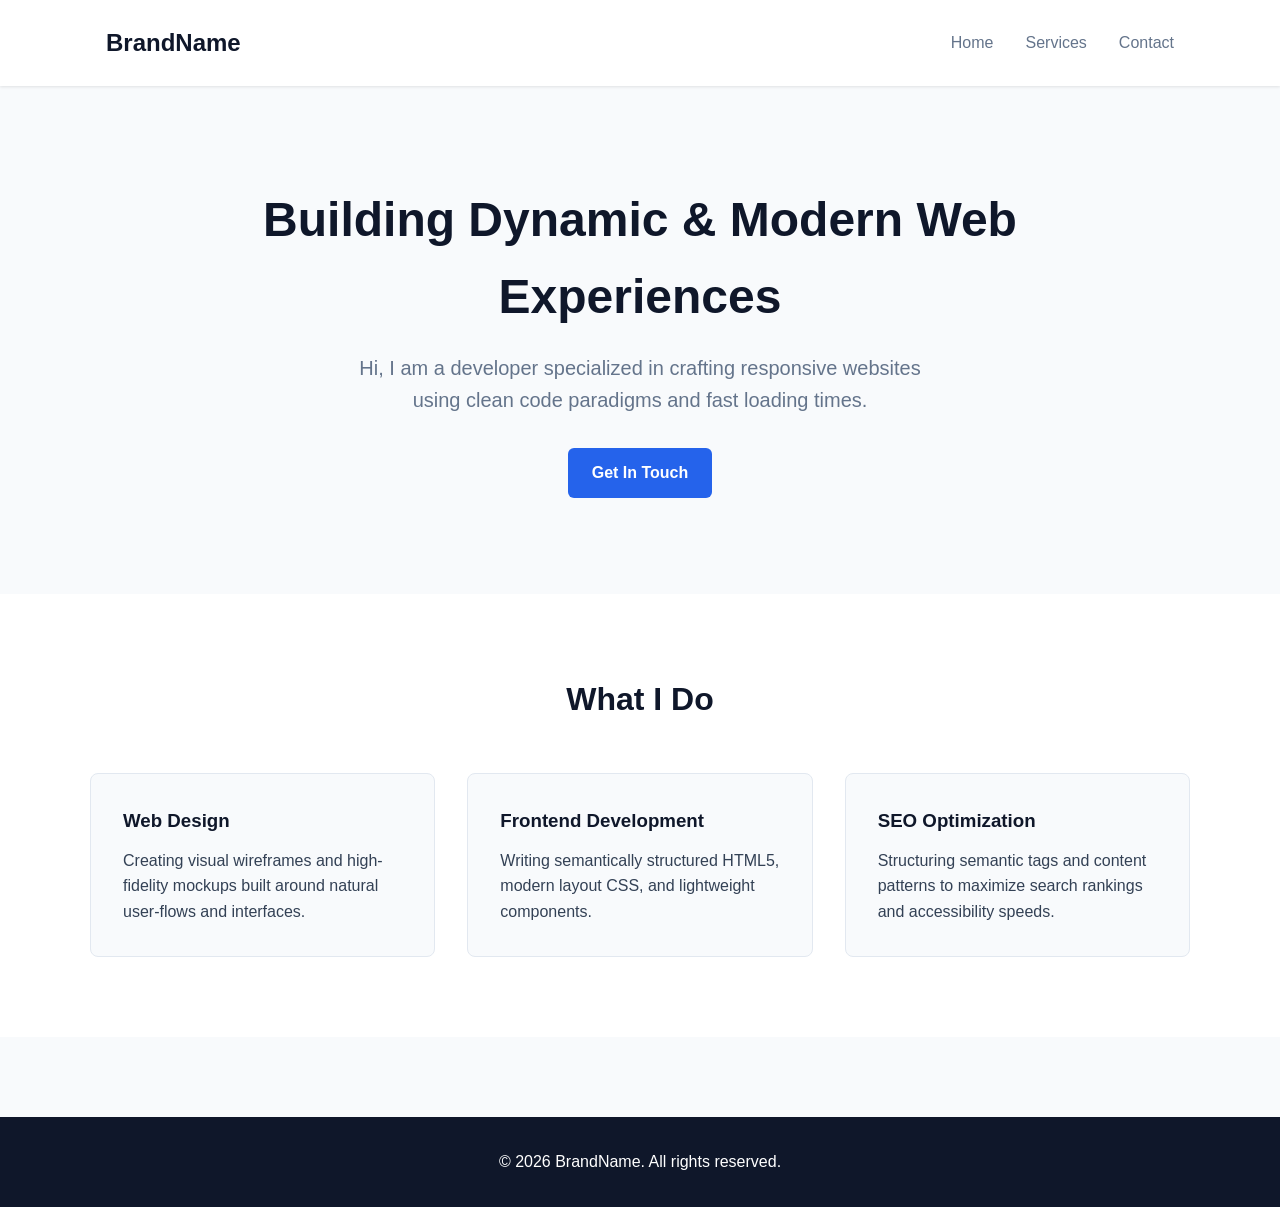
<file: lear_git/index.html>
<!DOCTYPE html>
<html lang="en">
<head>
    <meta charset="UTF-8">
    <meta name="viewport" content="width=device-width, initial-scale=1.0">
    <title>Modern Personal Website</title>
    <style>
        /* Modern CSS Reset & Variable Definitions */
        * {
            margin: 0;
            padding: 0;
            box-sizing: border-box;
            font-family: 'Segoe UI', Tahoma, Geneva, Verdana, sans-serif;
        }

        :root {
            --primary: #2563eb;
            --dark: #0f172a;
            --light: #f8fafc;
            --text: #334155;
            --text-light: #64748b;
        }

        body {
            background-color: var(--light);
            color: var(--text);
            line-height: 1.6;
        }

        /* Navigation Header */
        header {
            background-color: white;
            box-shadow: 0 1px 3px rgba(0,0,0,0.1);
            position: sticky;
            top: 0;
            z-index: 100;
        }

        .nav-container {
            max-width: 1100px;
            margin: 0 auto;
            padding: 1.5rem 1rem;
            display: flex;
            justify-content: space-between;
            align-items: center;
        }

        .logo {
            font-size: 1.5rem;
            font-weight: 700;
            color: var(--dark);
            text-decoration: none;
        }

        .nav-links {
            display: flex;
            list-style: none;
            gap: 2rem;
        }

        .nav-links a {
            text-decoration: none;
            color: var(--text-light);
            font-weight: 500;
            transition: color 0.3s;
        }

        .nav-links a:hover {
            color: var(--primary);
        }

        /* Hero Showcase Section */
        .hero {
            max-width: 1100px;
            margin: 0 auto;
            padding: 6rem 1rem;
            display: flex;
            flex-direction: column;
            align-items: center;
            text-align: center;
        }

        .hero h1 {
            font-size: 3rem;
            color: var(--dark);
            margin-bottom: 1rem;
            max-width: 800px;
        }

        .hero p {
            font-size: 1.25rem;
            color: var(--text-light);
            margin-bottom: 2rem;
            max-width: 600px;
        }

        .cta-btn {
            background-color: var(--primary);
            color: white;
            padding: 0.75rem 1.5rem;
            border-radius: 0.375rem;
            text-decoration: none;
            font-weight: 600;
            transition: opacity 0.3s;
        }

        .cta-btn:hover {
            opacity: 0.9;
        }

        /* Responsive Feature / Project Grid */
        .services {
            background-color: white;
            padding: 5rem 1rem;
        }

        .section-title {
            text-align: center;
            font-size: 2rem;
            color: var(--dark);
            margin-bottom: 3rem;
        }

        .grid-container {
            max-width: 1100px;
            margin: 0 auto;
            display: grid;
            grid-template-columns: repeat(auto-fit, minmax(300px, 1fr));
            gap: 2rem;
        }

        .card {
            padding: 2rem;
            background-color: var(--light);
            border-radius: 0.5rem;
            border: 1px solid #e2e8f0;
        }

        .card h3 {
            margin-bottom: 0.75rem;
            color: var(--dark);
        }

        /* Footer */
        footer {
            background-color: var(--dark);
            color: white;
            text-align: center;
            padding: 2rem 1rem;
            margin-top: 5rem;
        }

        /* Mobile Layout Optimizations */
        @media (max-width: 768px) {
            .hero h1 { font-size: 2.25rem; }
            .nav-links { display: none; } /* Standard basic collapse */
        }
    </style>
</head>
<body>

    <!-- Header Navigation -->
    <header>
        <nav class="nav-container">
            <a href="#" class="logo">BrandName</a>
            <ul class="nav-links">
                <li><a href="#home">Home</a></li>
                <li><a href="#services">Services</a></li>
                <li><a href="#contact">Contact</a></li>
            </ul>
        </nav>
    </header>

    <!-- Main Hero Presentation -->
    <section id="home" class="hero">
        <h1>Building Dynamic & Modern Web Experiences</h1>
        <p>Hi, I am a developer specialized in crafting responsive websites using clean code paradigms and fast loading times.</p>
        <a href="#contact" class="cta-btn">Get In Touch</a>
    </section>

    <!-- Project Features Grid Section -->
    <section id="services" class="services">
        <h2 class="section-title">What I Do</h2>
        <div class="grid-container">
            <div class="card">
                <h3>Web Design</h3>
                <p>Creating visual wireframes and high-fidelity mockups built around natural user-flows and interfaces.</p>
            </div>
            <div class="card">
                <h3>Frontend Development</h3>
                <p>Writing semantically structured HTML5, modern layout CSS, and lightweight components.</p>
            </div>
            <div class="card">
                <h3>SEO Optimization</h3>
                <p>Structuring semantic tags and content patterns to maximize search rankings and accessibility speeds.</p>
            </div>
        </div>
    </section>

    <!-- Footer Copyright -->
    <footer>
        <p>&copy; 2026 BrandName. All rights reserved.</p>
    </footer>

</body>
</html>
</file>
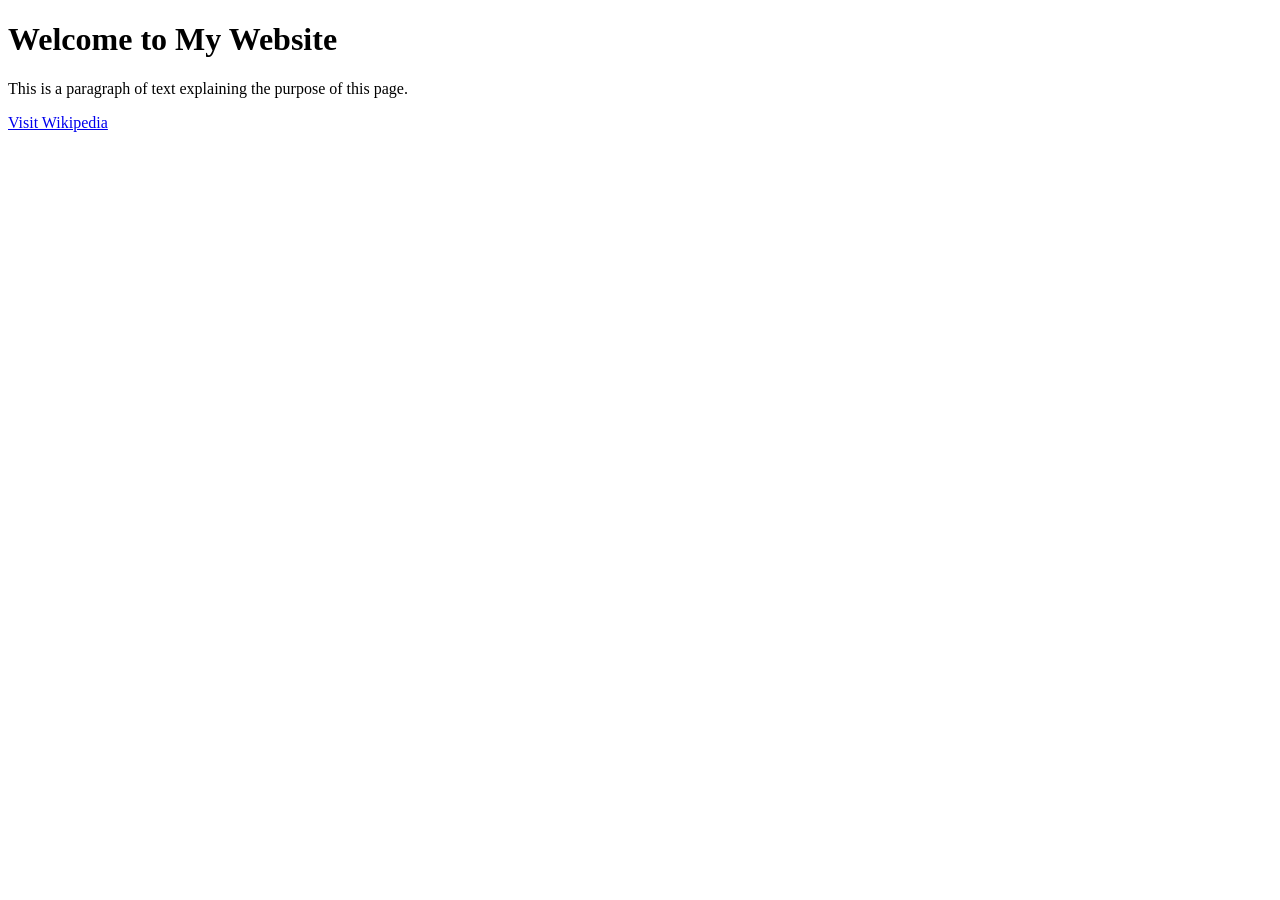
<file: lear_git/1st.html>
<!DOCTYPE html>
<html lang="en">
<head>
    <meta charset="UTF-8">
    <meta name="viewport" content="width=device-width, initial-scale=1.0">
    <title>My First Web Page</title>
</head>
<body>

    <h1>Welcome to My Website</h1>
    <p>This is a paragraph of text explaining the purpose of this page.</p>
    
    <!-- This is a comment. It won't display on the page -->
    <a href="https://wikipedia.org">Visit Wikipedia</a>

</body>
</html>
</file>
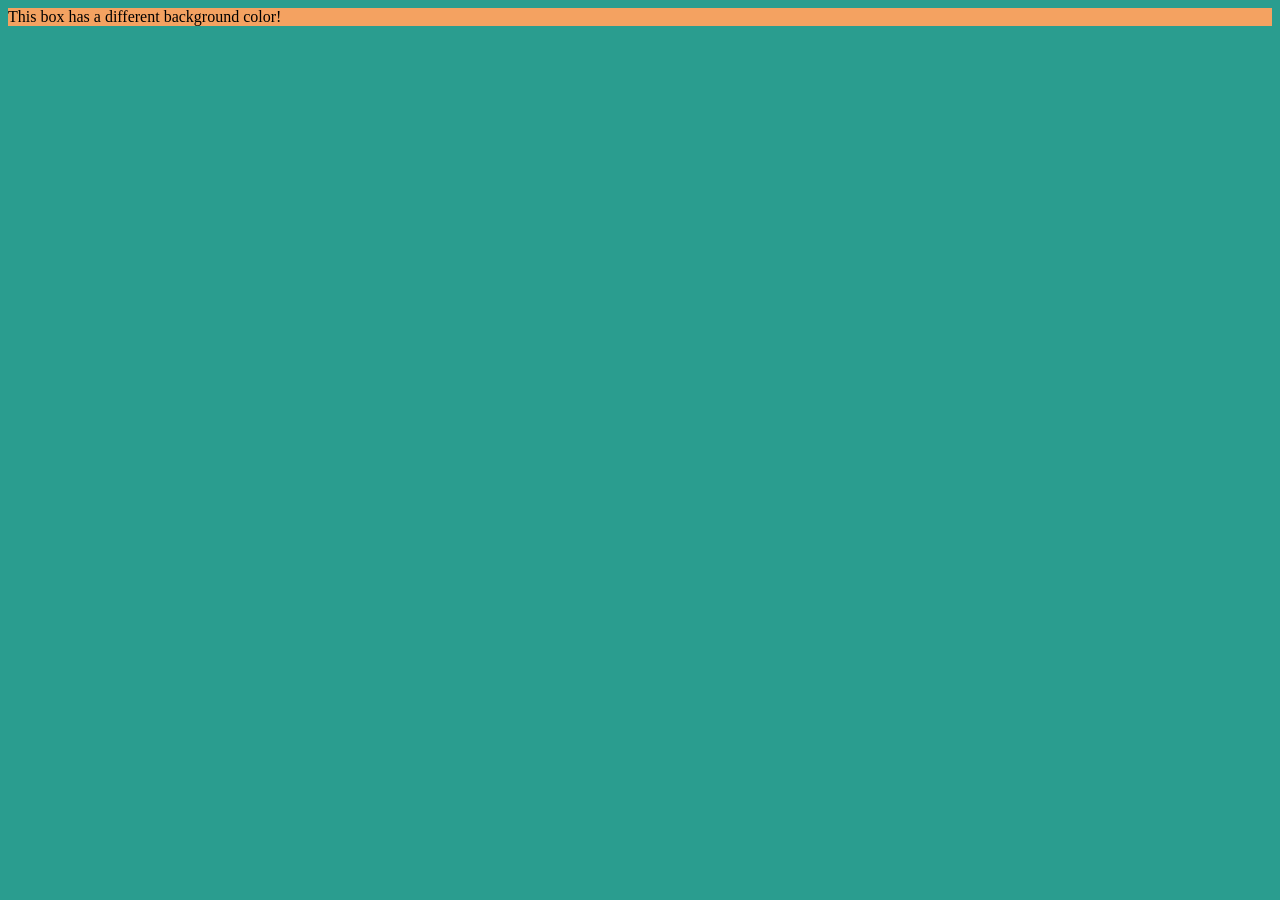
<file: lear_git/3rd.html>
<!DOCTYPE html>
<html>
<head>
  <style>
    body {
      background-color: #2a9d8f; /* Hex color code */
    }
    div {
      background-color: rgb(244, 162, 97); /* RGB color code */
    }
  </style>
</head>
<body>
  <div>This box has a different background color!</div>
</body>
</file>
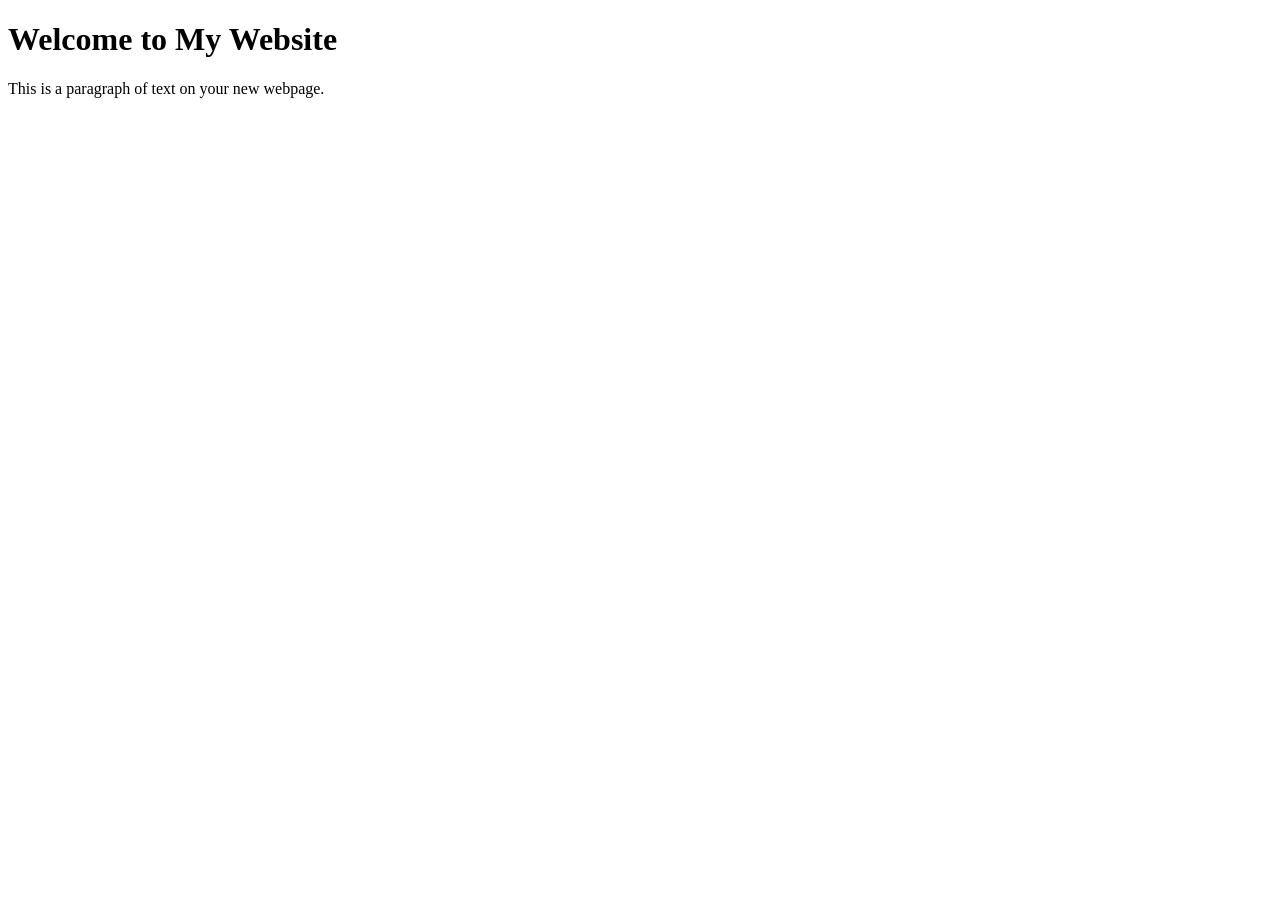
<file: lear_git/67.html>
<!DOCTYPE html>
<html lang="en">
<head>
    <meta charset="UTF-8">
    <meta name="viewport" content="width=device-width, initial-scale=1.0">
    <title>My First Webpage</title>
</head>
<body>

    <h1>Welcome to My Website</h1>
    <p>This is a paragraph of text on your new webpage.</p>
    
    <!-- You can add more HTML elements below here -->

</body>
</html>
</file>
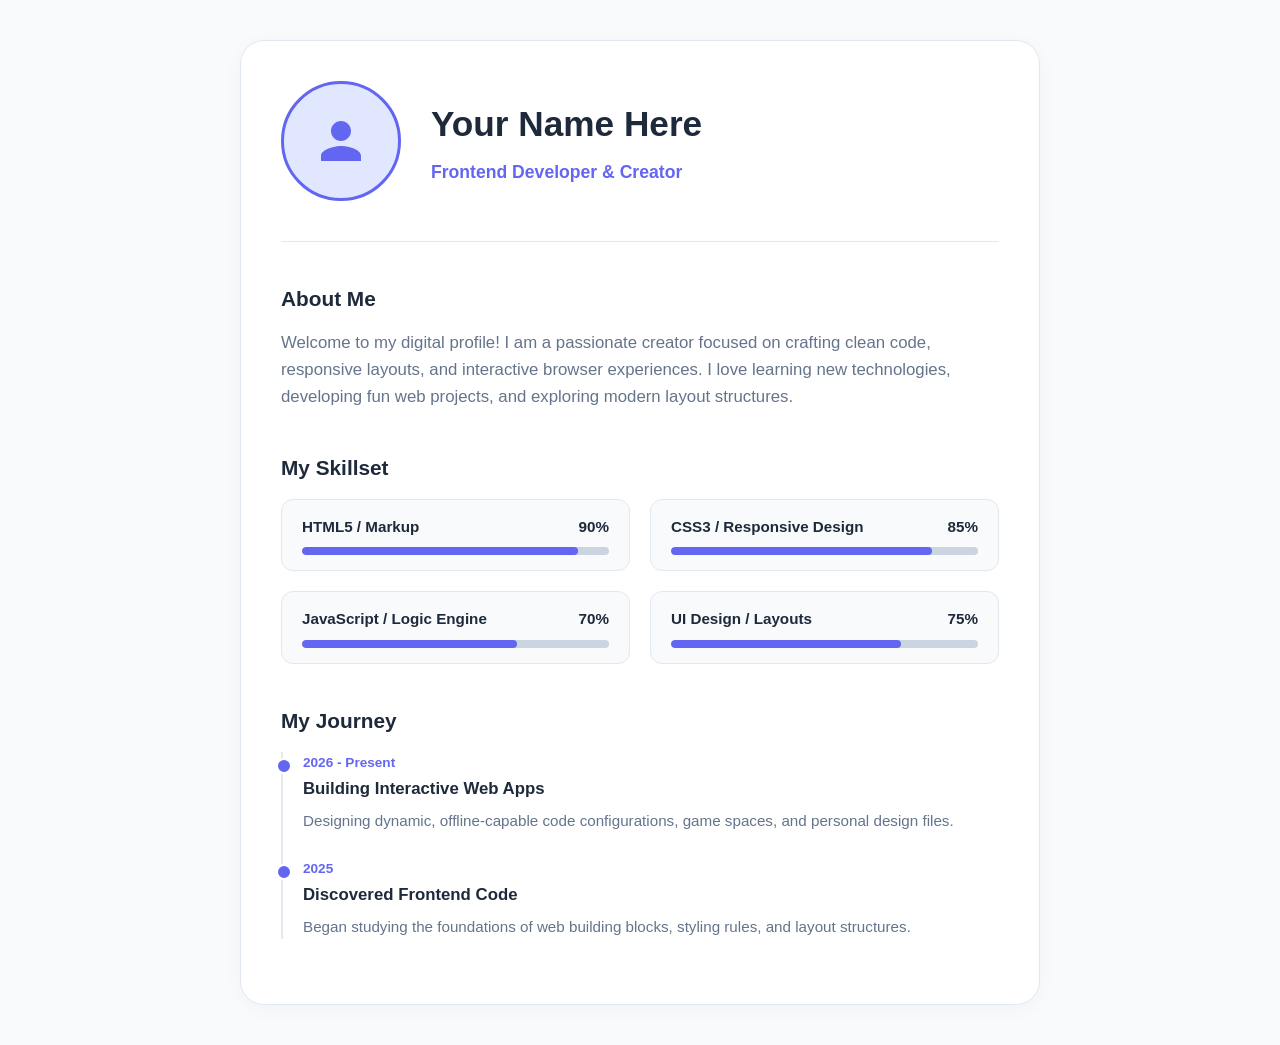
<file: lear_git/about.html>
<!DOCTYPE html>
<html lang="en">
<head>
    <meta charset="UTF-8">
    <meta name="viewport" content="width=device-width, initial-scale=1.0">
    <title>About Me | My Profile</title>
    <style>
        /* Modern Design System Reset */
        * {
            margin: 0;
            padding: 0;
            box-sizing: border-box;
            font-family: -apple-system, BlinkMacSystemFont, "Segoe UI", Roboto, sans-serif;
        }

        :root {
            --bg: #f8fafc;
            --surface: #ffffff;
            --primary: #6366f1;
            --text-main: #1e293b;
            --text-muted: #64748b;
            --border: #e2e8f0;
        }

        body {
            background-color: var(--bg);
            color: var(--text-main);
            line-height: 1.6;
            padding: 40px 20px;
        }

        /* Profile Showcase Layout Card */
        .profile-container {
            max-width: 800px;
            margin: 0 auto;
            background: var(--surface);
            border: 1px solid var(--border);
            border-radius: 24px;
            padding: 40px;
            box-shadow: 0 4px 20px rgba(0, 0, 0, 0.03);
        }

        /* Hero Header Section */
        .profile-header {
            display: flex;
            align-items: center;
            gap: 30px;
            margin-bottom: 40px;
            border-bottom: 1px solid var(--border);
            padding-bottom: 40px;
        }

        /* Offline-Safe Silhouette Avatar */
        .avatar-placeholder {
            width: 120px;
            height: 120px;
            background-color: #e0e7ff;
            border-radius: 50%;
            display: flex;
            align-items: center;
            justify-content: center;
            flex-shrink: 0;
            border: 3px solid var(--primary);
        }

        .avatar-placeholder svg {
            width: 60px;
            height: 60px;
            fill: var(--primary);
        }

        .header-text h1 {
            font-size: 2.2rem;
            color: var(--text-main);
            margin-bottom: 6px;
        }

        .header-text p {
            font-size: 1.1rem;
            color: var(--primary);
            font-weight: 600;
        }

        /* Biography Section */
        .section-title {
            font-size: 1.3rem;
            margin-bottom: 15px;
            color: var(--text-main);
            display: flex;
            align-items: center;
            gap: 8px;
        }

        .bio-text {
            color: var(--text-muted);
            margin-bottom: 40px;
            font-size: 1.05rem;
        }

        /* Skill Dashboard Progress Tracks */
        .skills-grid {
            display: grid;
            grid-template-columns: 1fr 1fr;
            gap: 20px;
            margin-bottom: 40px;
        }

        .skill-item {
            background: var(--bg);
            padding: 15px 20px;
            border-radius: 12px;
            border: 1px solid var(--border);
        }

        .skill-name {
            font-weight: 600;
            font-size: 0.95rem;
            margin-bottom: 8px;
            display: flex;
            justify-content: space-between;
        }

        .progress-bar {
            height: 8px;
            background-color: #cbd5e1;
            border-radius: 4px;
            overflow: hidden;
        }

        .progress-fill {
            height: 100%;
            background-color: var(--primary);
            border-radius: 4px;
        }

        /* Timeline History Section */
        .timeline {
            position: relative;
            padding-left: 20px;
            border-left: 2px solid var(--border);
        }

        .timeline-item {
            position: relative;
            margin-bottom: 25px;
        }

        .timeline-item::before {
            content: '';
            position: absolute;
            left: -27px;
            top: 6px;
            width: 12px;
            height: 12px;
            background: var(--primary);
            border-radius: 50%;
            border: 2px solid var(--surface);
        }

        .timeline-date {
            font-size: 0.85rem;
            font-weight: bold;
            color: var(--primary);
        }

        .timeline-title {
            font-weight: 600;
            font-size: 1.05rem;
            margin: 2px 0 6px 0;
        }

        .timeline-desc {
            color: var(--text-muted);
            font-size: 0.95rem;
        }

        /* Responsive Breakpoints */
        @media (max-width: 600px) {
            .profile-header {
                flex-direction: column;
                text-align: center;
                gap: 15px;
            }
            .skills-grid {
                grid-template-columns: 1fr;
            }
            body {
                padding: 15px 10px;
            }
            .profile-container {
                padding: 20px;
            }
        }
    </style>
</head>
<body>

    <div class="profile-container">
        
        
        <header class="profile-header">
            <!-- SVG Avatar Icon replaces missing offline file paths cleanly -->
            <div class="avatar-placeholder">
                <svg viewBox="0 0 24 24">
                    <path d="M12 12c2.21 0 4-1.79 4-4s-1.79-4-4-4-4 1.79-4 4 1.79 4 4 4zm0 2c-2.67 0-8 1.34-8 4v2h16v-2c0-2.66-5-4-8-4z"/>
                </svg>
            </div>
            <div class="header-text">
                <h1>Your Name Here</h1>
                <p>Frontend Developer & Creator</p>
            </div>
        </header>

        <!-- Biography Summary Segment -->
        <section>
            <h2 class="section-title">About Me</h2>
            <p class="bio-text">
                Welcome to my digital profile! I am a passionate creator focused on crafting clean code, responsive layouts, and interactive browser experiences. I love learning new technologies, developing fun web projects, and exploring modern layout structures.
            </p>
        </section>

        <!-- Dynamic Skills Performance Dashboard -->
        <section>
            <h2 class="section-title">My Skillset</h2>
            <div class="skills-grid">
                <div class="skill-item">
                    <div class="skill-name"><span>HTML5 / Markup</span> <span>90%</span></div>
                    <div class="progress-bar"><div class="progress-fill" style="width: 90%;"></div></div>
                </div>
                <div class="skill-item">
                    <div class="skill-name"><span>CSS3 / Responsive Design</span> <span>85%</span></div>
                    <div class="progress-bar"><div class="progress-fill" style="width: 85%;"></div></div>
                </div>
                <div class="skill-item">
                    <div class="skill-name"><span>JavaScript / Logic Engine</span> <span>70%</span></div>
                    <div class="progress-bar"><div class="progress-fill" style="width: 70%;"></div></div>
                </div>
                <div class="skill-item">
                    <div class="skill-name"><span>UI Design / Layouts</span> <span>75%</span></div>
                    <div class="progress-bar"><div class="progress-fill" style="width: 75%;"></div></div>
                </div>
            </div>
        </section>

        <!-- Experience or Project Timeline Tracker -->
        <section>
            <h2 class="section-title">My Journey</h2>
            <div class="timeline">
                <div class="timeline-item">
                    <div class="timeline-date">2026 - Present</div>
                    <h3 class="timeline-title">Building Interactive Web Apps</h3>
                    <p class="timeline-desc">Designing dynamic, offline-capable code configurations, game spaces, and personal design files.</p>
                </div>
                <div class="timeline-item">
                    <div class="timeline-date">2025</div>
                    <h3 class="timeline-title">Discovered Frontend Code</h3>
                    <p class="timeline-desc">Began studying the foundations of web building blocks, styling rules, and layout structures.</p>
                </div>
            </div>
        </section>

    </div>

</body>
</html>
</file>
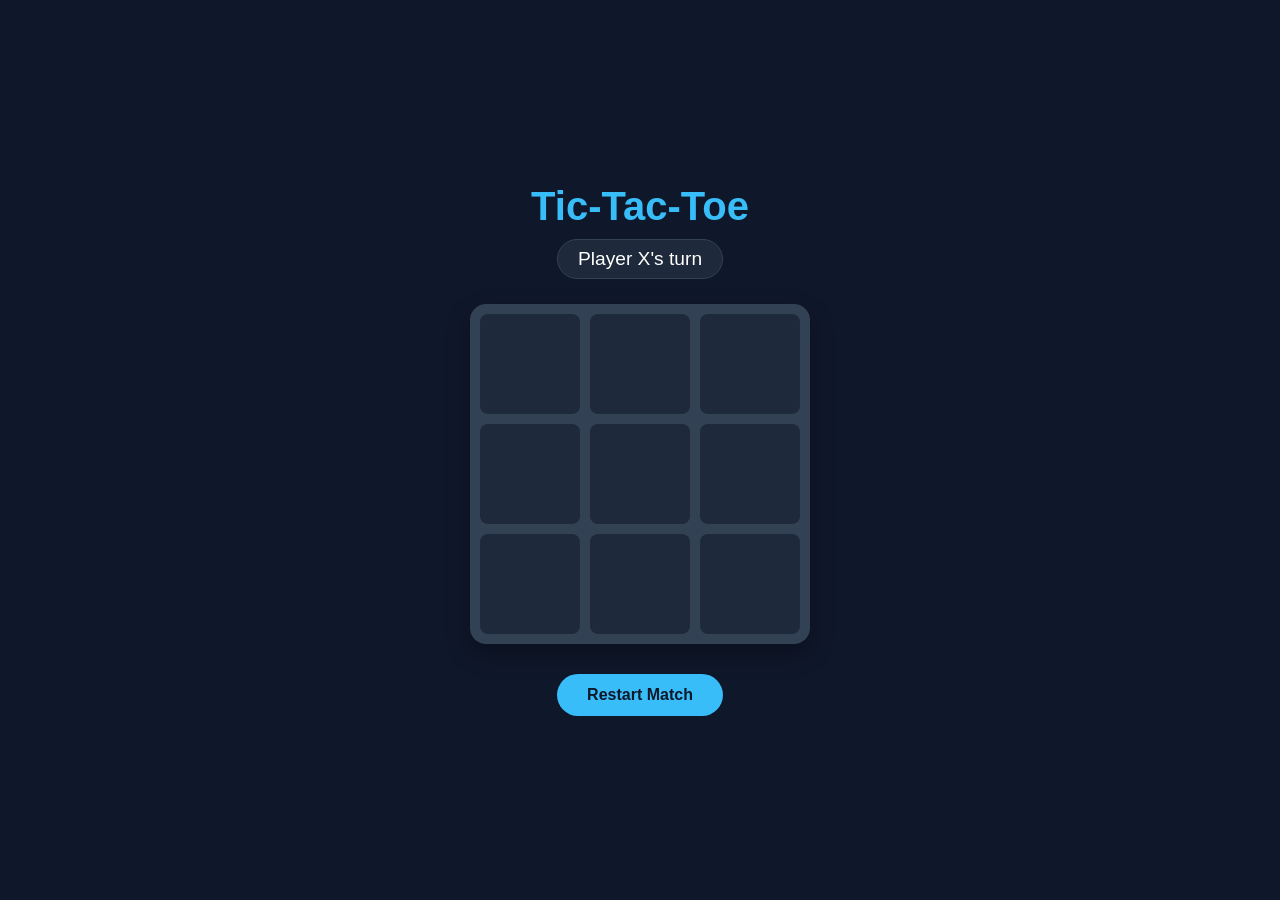
<file: lear_git/game.html>
<!DOCTYPE html>
<html lang="en">
<head>
    <meta charset="UTF-8">
    <meta name="viewport" content="width=device-width, initial-scale=1.0">
    <title>Play Tic-Tac-Toe</title>
    <style>
        /* Modern UI Style Reset */
        * {
            margin: 0;
            padding: 0;
            box-sizing: border-box;
            font-family: 'Segoe UI', Tahoma, Geneva, Verdana, sans-serif;
        }

        body {
            background-color: #0f172a; /* Sleek Deep Blue Dark Mode */
            color: #ffffff;
            display: flex;
            flex-direction: column;
            align-items: center;
            justify-content: center;
            min-height: 100vh;
            padding: 20px;
        }

        h1 {
            font-size: 2.5rem;
            margin-bottom: 10px;
            color: #38bdf8;
        }

        /* Status Turn Box Indicator */
        .status-box {
            font-size: 1.2rem;
            margin-bottom: 25px;
            background: #1e293b;
            padding: 8px 20px;
            border-radius: 20px;
            border: 1px solid #334155;
        }

        /* The 3x3 Game Board Grid Layout */
        .game-board {
            display: grid;
            grid-template-columns: repeat(3, 100px);
            grid-template-rows: repeat(3, 100px);
            gap: 10px;
            background-color: #334155;
            padding: 10px;
            border-radius: 16px;
            box-shadow: 0 10px 25px rgba(0,0,0,0.3);
        }

        /* Single Grid Tile Box */
        .tile {
            background-color: #1e293b;
            border: none;
            border-radius: 8px;
            font-size: 2.5rem;
            font-weight: bold;
            color: #ffffff;
            cursor: pointer;
            display: flex;
            align-items: center;
            justify-content: center;
            transition: background 0.2s, transform 0.1s;
        }

        .tile:hover {
            background-color: #475569;
        }

        .tile:active {
            transform: scale(0.95);
        }

        /* Unique Color Profiles for Players */
        .tile.x-player { color: #f43f5e; } /* Rose Red X */
        .tile.o-player { color: #10b981; } /* Emerald Green O */

        /* Control UI Actions */
        .reset-btn {
            margin-top: 30px;
            padding: 12px 30px;
            font-size: 1rem;
            font-weight: 600;
            background-color: #38bdf8;
            color: #0f172a;
            border: none;
            border-radius: 25px;
            cursor: pointer;
            transition: opacity 0.2s, transform 0.1s;
        }

        .reset-btn:hover {
            opacity: 0.9;
        }
        
        .reset-btn:active {
            transform: scale(0.95);
        }
    </style>
</head>
<body>

    <h1>Tic-Tac-Toe</h1>
    <div class="status-box" id="status">Player X's turn</div>

    <!-- The Game Matrix Structure -->
    <div class="game-board" id="board">
        <button class="tile" data-index="0"></button>
        <button class="tile" data-index="1"></button>
        <button class="tile" data-index="2"></button>
        <button class="tile" data-index="3"></button>
        <button class="tile" data-index="4"></button>
        <button class="tile" data-index="5"></button>
        <button class="tile" data-index="6"></button>
        <button class="tile" data-index="7"></button>
        <button class="tile" data-index="8"></button>
    </div>

    <button class="reset-btn" id="resetBtn">Restart Match</button>

    <!-- JavaScript Interactive Logic Engine -->
    <script>
        const board = document.getElementById('board');
        const tiles = document.querySelectorAll('.tile');
        const statusText = document.getElementById('status');
        const resetBtn = document.getElementById('resetBtn');
        
        let currentPlayer = "X";
        let gameState = ["", "", "", "", "", "", "", "", ""];
        let isGameActive = true;

        // Mathematical Win Condition Matrix Index Combinations
        const winningConditions = [
            [0, 1, 2], [3, 4, 5], [6, 7, 8], // Rows
            [0, 3, 6], [1, 4, 7], [2, 5, 8], // Columns
            [0, 4, 8], [2, 4, 6]             // Diagonals
        ];

        function handleTileClick(event) {
            const clickedTile = event.target;
            const clickedIndex = parseInt(clickedTile.getAttribute('data-index'));

            if (gameState[clickedIndex] !== "" || !isGameActive) {
                return;
            }

            // Update Game State tracking variables
            gameState[clickedIndex] = currentPlayer;
            clickedTile.textContent = currentPlayer;
            clickedTile.classList.add(currentPlayer === "X" ? 'x-player' : 'o-player');

            checkResult();
        }

        function checkResult() {
            let roundWon = false;

            for (let i = 0; i < winningConditions.length; i++) {
                const [a, b, c] = winningConditions[i];
                if (gameState[a] && gameState[a] === gameState[b] && gameState[a] === gameState[c]) {
                    roundWon = true;
                    break;
                }
            }

            if (roundWon) {
                statusText.textContent = `Player ${currentPlayer} Wins! 🎉`;
                isGameActive = false;
                return;
            }

            // Check for Tie Scenario
            if (!gameState.includes("")) {
                statusText.textContent = "It's a Draw! 🤝";
                isGameActive = false;
                return;
            }

            // Swap Turn Controls
            currentPlayer = currentPlayer === "X" ? "O" : "X";
            statusText.textContent = `Player ${currentPlayer}'s turn`;
        }

        function resetGame() {
            currentPlayer = "X";
            gameState = ["", "", "", "", "", "", "", "", ""];
            isGameActive = true;
            statusText.textContent = "Player X's turn";
            tiles.forEach(tile => {
                tile.textContent = "";
                tile.classList.remove('x-player', 'o-player');
            });
        }

        // Event Listener triggers
        tiles.forEach(tile => tile.addEventListener('click', handleTileClick));
        resetBtn.addEventListener('click', resetGame);
    </script>

</body>
</html>
</file>
